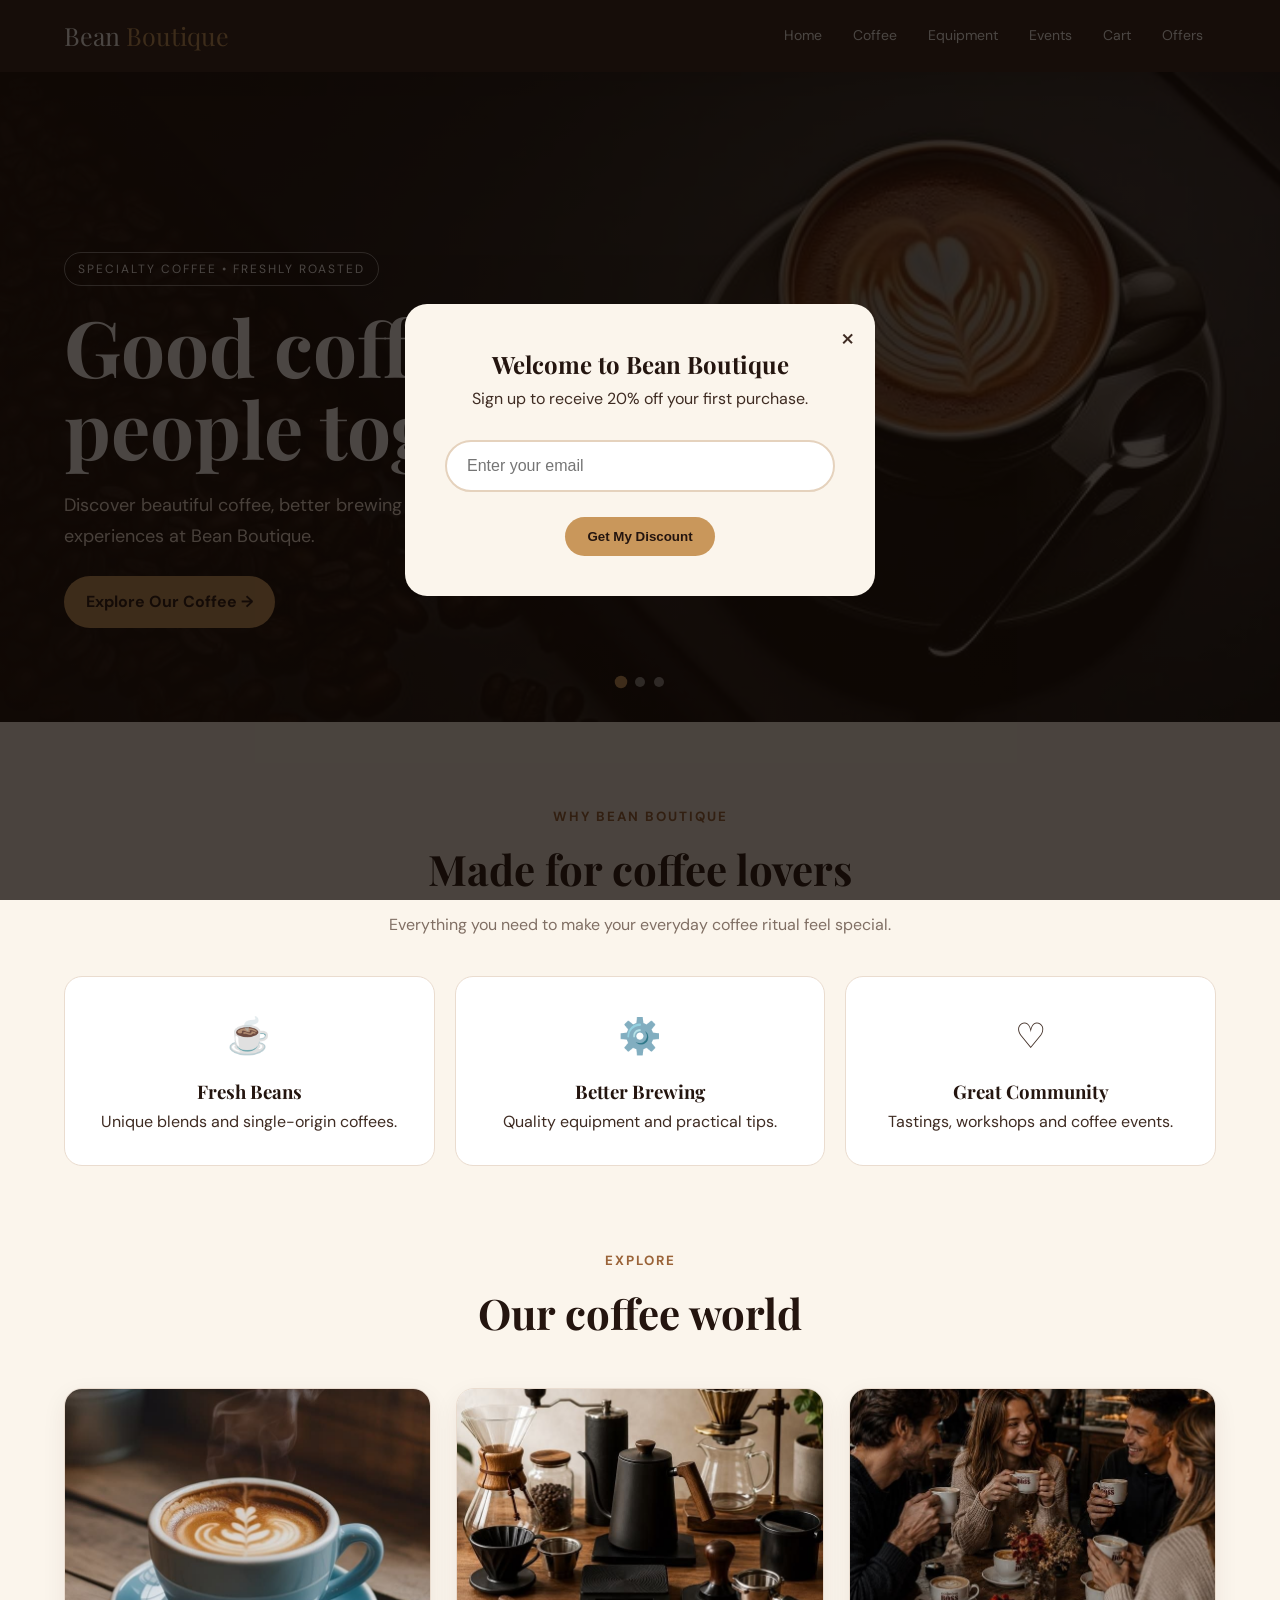
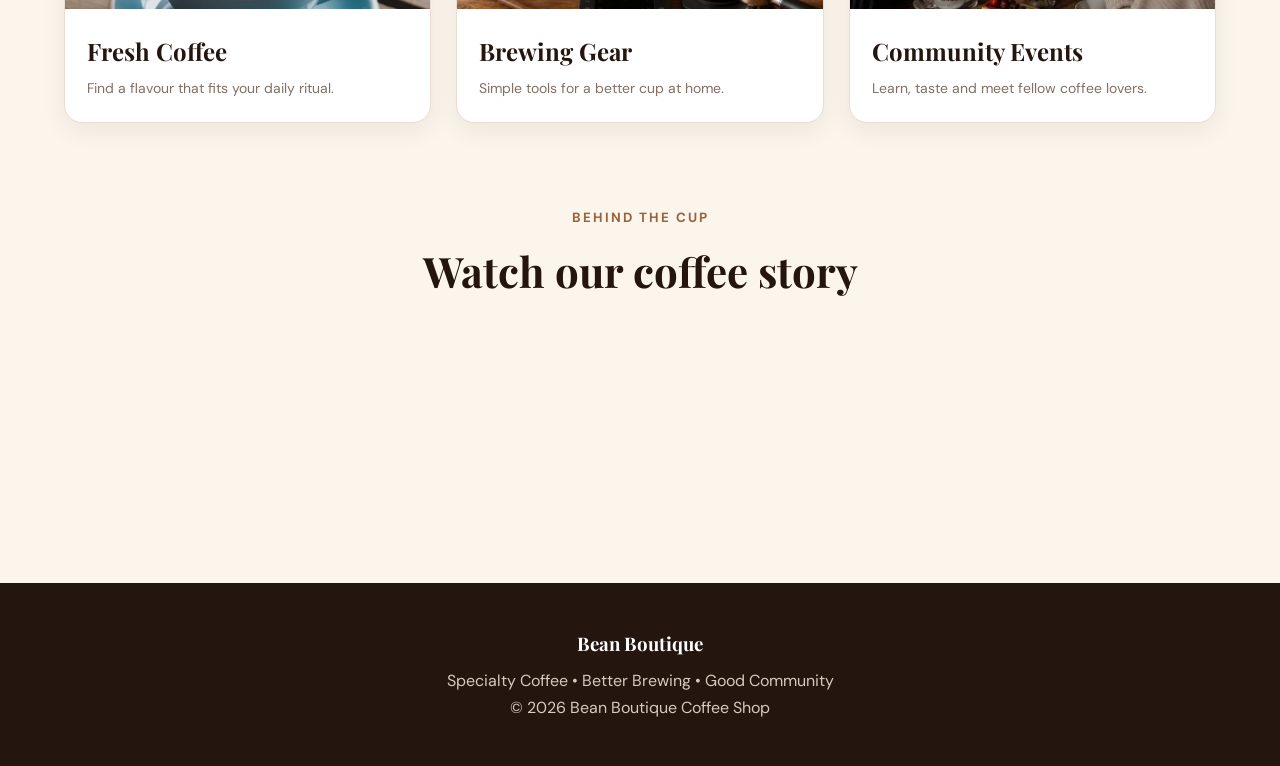
<file: index.html>
<!DOCTYPE html>
<html lang="en">
<head>
    <meta charset="UTF-8">
    <meta
        name="viewport"
        content="width=device-width, initial-scale=1.0"
    >
    <meta
        name="description"
        content="Bean Boutique Coffee Shop"
    >
    <title>Bean Boutique</title>
    <link rel="icon" type="image/png" href="images/logo.png">
    <link rel="stylesheet" href="css/style.css">
</head>
<body>
<header>
    <div class="navbar">
        <div class="logo">
            Bean <span>Boutique</span>
        </div>
        <nav class="nav-links">
            <a href="index.html">Home</a>
            <a href="coffee.html">Coffee</a>
            <a href="equipment.html">Equipment</a>
            <a href="events.html">Events</a>
            <a href="cart.html">Cart</a>
            <a href="offers.html">Offers</a>
        </nav>
    </div>
</header>
<main>
<section class="hero">
    <div class="slide slide-one active">
    </div>
    <div class="slide slide-two">
    </div>
    <div class="slide slide-three">
    </div>
    <div class="hero-content">
        <span>SPECIALTY COFFEE • FRESHLY ROASTED</span>
        <h1>
            Good coffee brings people together.
        </h1>
        <p>
            Discover beautiful coffee, better brewing equipment
            and memorable experiences at Bean Boutique.
        </p>
        <a class="button" href="coffee.html">
            Explore Our Coffee →
        </a>
    </div>
    <div class="slider-buttons">
        <button class="dot active" onclick="showSlide(1)"></button>
        <button class="dot" onclick="showSlide(2)"></button>
        <button class="dot" onclick="showSlide(3)"></button>
    </div>
</section>
<div class="container">
    <div class="section-title">
        <small>WHY BEAN BOUTIQUE</small>
        <h2>Made for coffee lovers</h2>
        <p>
            Everything you need to make your everyday coffee
            ritual feel special.
        </p>
    </div>
    <div class="features">
        <div class="feature">
            <div class="feature-icon">☕</div>
            <h3>Fresh Beans</h3>
            <p>
                Unique blends and single-origin coffees.
            </p>
        </div>
        <div class="feature">
            <div class="feature-icon">⚙️</div>
            <h3>Better Brewing</h3>
            <p>
                Quality equipment and practical tips.
            </p>
        </div>
        <div class="feature">
            <div class="feature-icon">♡</div>
            <h3>Great Community</h3>
            <p>
                Tastings, workshops and coffee events.
            </p>
        </div>
    </div>
</div>
<div class="container">
    <div class="section-title">
        <small>EXPLORE</small>
        <h2>Our coffee world</h2>
    </div>
    <div class="grid">
        <div class="card">
            <img src="images/4.jpg" alt="Coffee beans">
            <div class="card-content">
                <h3>Fresh Coffee</h3>
                <p>
                    Find a flavour that fits your daily ritual.
                </p>
            </div>
        </div>
        <div class="card">
            <img src="images/5.jpg" alt="Coffee equipment">
            <div class="card-content">
                <h3>Brewing Gear</h3>
                <p>
                    Simple tools for a better cup at home.
                </p>
            </div>
        </div>
        <div class="card">
            <img src="images/6.jpg" alt="Coffee community">
            <div class="card-content">
                <h3>Community Events</h3>
                <p>
                    Learn, taste and meet fellow coffee lovers.
                </p>
            </div>
        </div>
    </div>
</div>
<div class="container">
    <div class="section-title">
        <small>BEHIND THE CUP</small>
        <h2>Watch our coffee story</h2>
    </div>
    <video autoplay muted loop playsinline>
    <source src="videos/1.mp4" type="video/mp4">
    </video>
</div>
</main>
<div id="offerModal" class="modal">
    <div class="modal-box">
        <span class="close" onclick="closeOffer()">×</span>
        <h2>Welcome to Bean Boutique</h2>
        <p>
            Sign up to receive 20% off your first purchase.
        </p>
        <br>
        <input
            class="search"
            type="email"
            placeholder="Enter your email"
        >
        <button class="button" onclick="closeOffer()">
            Get My Discount
        </button>
    </div>
</div>
<footer>
    <h3>Bean Boutique</h3>
    <p>Specialty Coffee • Better Brewing • Good Community</p>
    <p>© 2026 Bean Boutique Coffee Shop</p>
</footer>
<script src="js/script.js"></script>
</body>
</html>
</file>
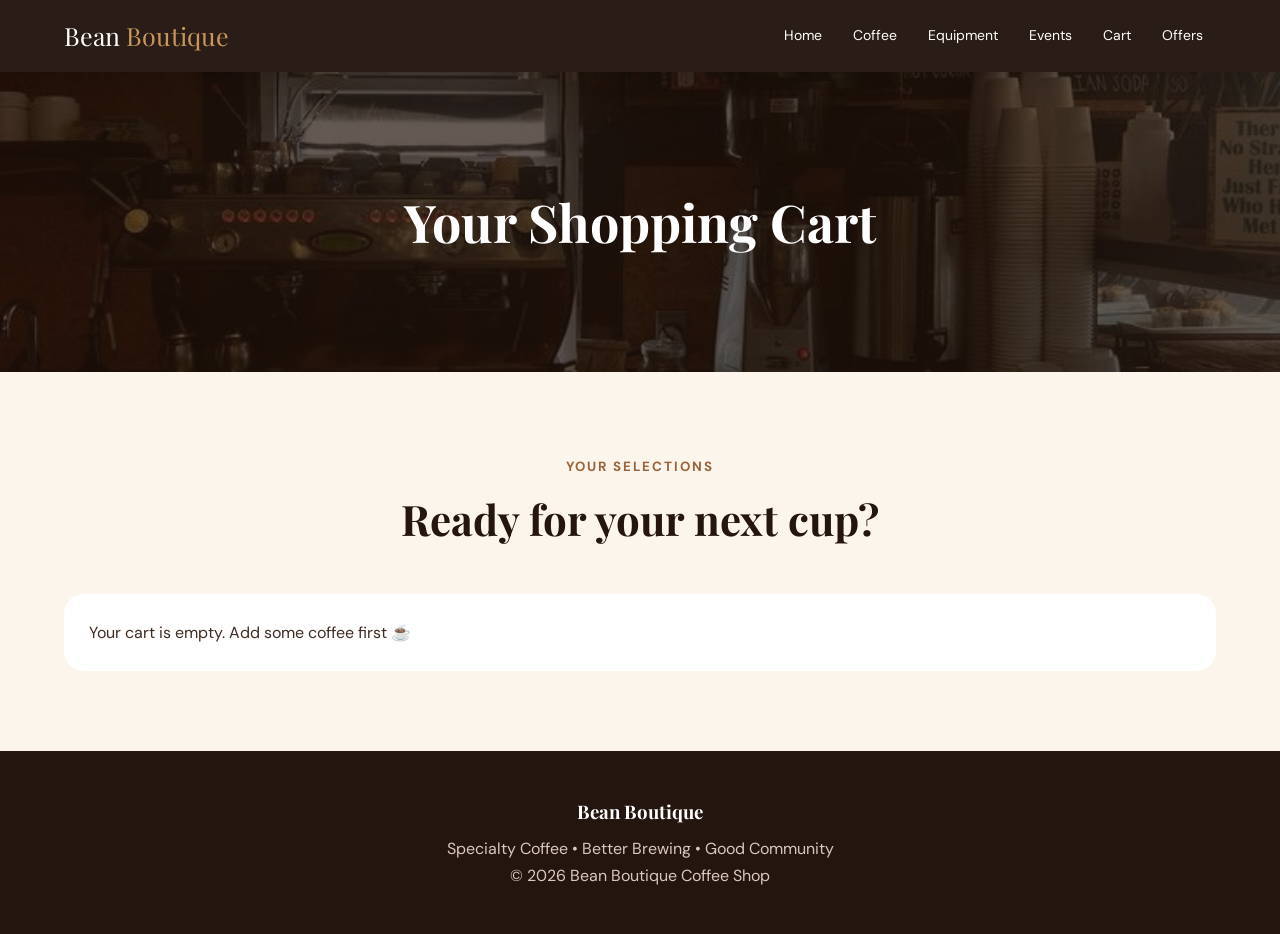
<file: cart.html>
<!DOCTYPE html>
<html lang="en">
<head>
    <meta charset="UTF-8">
    <meta
        name="viewport"
        content="width=device-width, initial-scale=1.0"
    >
    <meta
        name="description"
        content="Bean Boutique Coffee Shop"
    >
    <title>Cart - Bean Boutique</title>
    <link rel="icon" type="image/png" href="images/logo.png">
    <link rel="stylesheet" href="css/style.css">
    
</a>
</head>
<body>
<header>
    <div class="navbar">
        <div class="logo">
            Bean <span>Boutique</span>
        </div>
        <nav class="nav-links">
            <a href="index.html">Home</a>
            <a href="coffee.html">Coffee</a>
            <a href="equipment.html">Equipment</a>
            <a href="events.html">Events</a>
            <a href="cart.html">Cart</a>
            <a href="offers.html">Offers</a>
        </nav>
    </div>
</header>
<main>
<div class="page-banner">
    <h1>Your Shopping Cart</h1>
</div>
<div class="container">
    <div class="section-title">
        <small>YOUR SELECTIONS</small>
        <h2>Ready for your next cup?</h2>
    </div>
    <div id="cartBox" class="cart-box">
    </div>
</div>
</main>
<footer>
    <h3>Bean Boutique</h3>
    <p>Specialty Coffee • Better Brewing • Good Community</p>
    <p>© 2026 Bean Boutique Coffee Shop</p>
</footer>
<script src="js/script.js"></script>
</body>
</html>
</file>
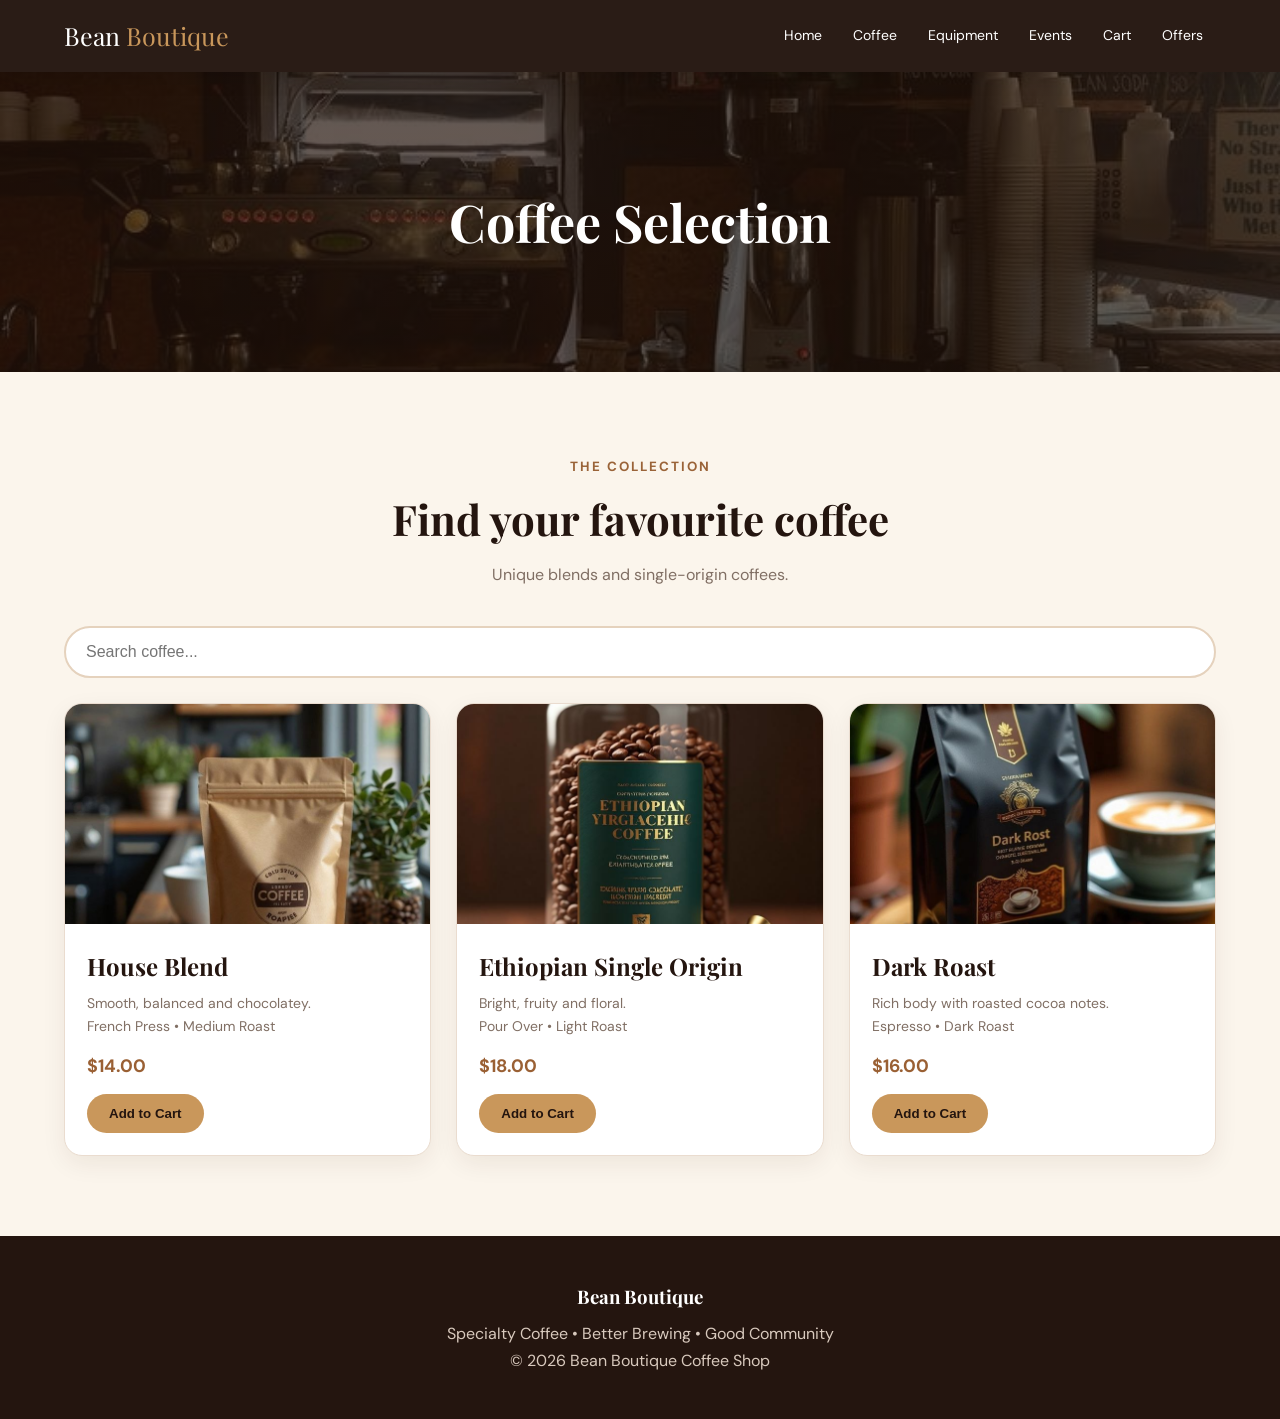
<file: coffee.html>
<!DOCTYPE html>
<html lang="en">
<head>
    <meta charset="UTF-8">
    <meta
        name="viewport"
        content="width=device-width, initial-scale=1.0"
    >
    <meta
        name="description"
        content="Bean Boutique Coffee Shop"
    >
    <title>Coffee - Bean Boutique</title>
    <link rel="icon" type="image/png" href="images/logo.png">
    <link rel="stylesheet" href="css/style.css">
</a>
</head>
<body>
<header>
    <div class="navbar">
        <div class="logo">
            Bean <span>Boutique</span>
        </div>
        <nav class="nav-links">
            <a href="index.html">Home</a>
            <a href="coffee.html">Coffee</a>
            <a href="equipment.html">Equipment</a>
            <a href="events.html">Events</a>
            <a href="cart.html">Cart</a>
            <a href="offers.html">Offers</a>
        </nav>
    </div>
</header>
<main>
<div class="page-banner">
    <h1>Coffee Selection</h1>
</div>
<div class="container">
    <div class="section-title">
        <small>THE COLLECTION</small>
        <h2>Find your favourite coffee</h2>
        <p>
            Unique blends and single-origin coffees.
        </p>
    </div>
    <input
        id="searchText"
        class="search"
        onkeyup="searchProducts()"
        placeholder="Search coffee..."
    >
    <div class="grid">

        <div class="card productCard">
            <img src="images/8.jpg" alt="House Blend">

            <div class="card-content">
                <h3>House Blend</h3>
                <p>
                    Smooth, balanced and chocolatey.
                </p>
                <p>
                    French Press • Medium Roast
                </p>
                <p class="price">$14.00</p>
                <button
                    class="button"
                    onclick="addToCart('House Blend', 14)"
                >
                    Add to Cart
                </button>
            </div>
        </div>
        <div class="card productCard">
            <img src="images/9.jpg" alt="Ethiopian Coffee">
            <div class="card-content">
                <h3>Ethiopian Single Origin</h3>
                <p>
                    Bright, fruity and floral.
                </p>
                <p>
                    Pour Over • Light Roast
                </p>
                <p class="price">$18.00</p>
                <button
                    class="button"
                    onclick="addToCart('Ethiopian Single Origin', 18)"
                >
                    Add to Cart
                </button>
            </div>
        </div>
        <div class="card productCard">
            <img src="images/10.jpg" alt="Dark Roast">
            <div class="card-content">
                <h3>Dark Roast</h3>
                <p>
                    Rich body with roasted cocoa notes.
                </p>
                <p>
                    Espresso • Dark Roast
                </p>
                <p class="price">$16.00</p>
                <button
                    class="button"
                    onclick="addToCart('Dark Roast', 16)"
                >
                    Add to Cart
                </button>
            </div>
        </div>
    </div>
</div>
</main>
<footer>
    <h3>Bean Boutique</h3>
    <p>Specialty Coffee • Better Brewing • Good Community</p>
    <p>© 2026 Bean Boutique Coffee Shop</p>
</footer>
<script src="js/script.js"></script>
</body>
</html>
</file>
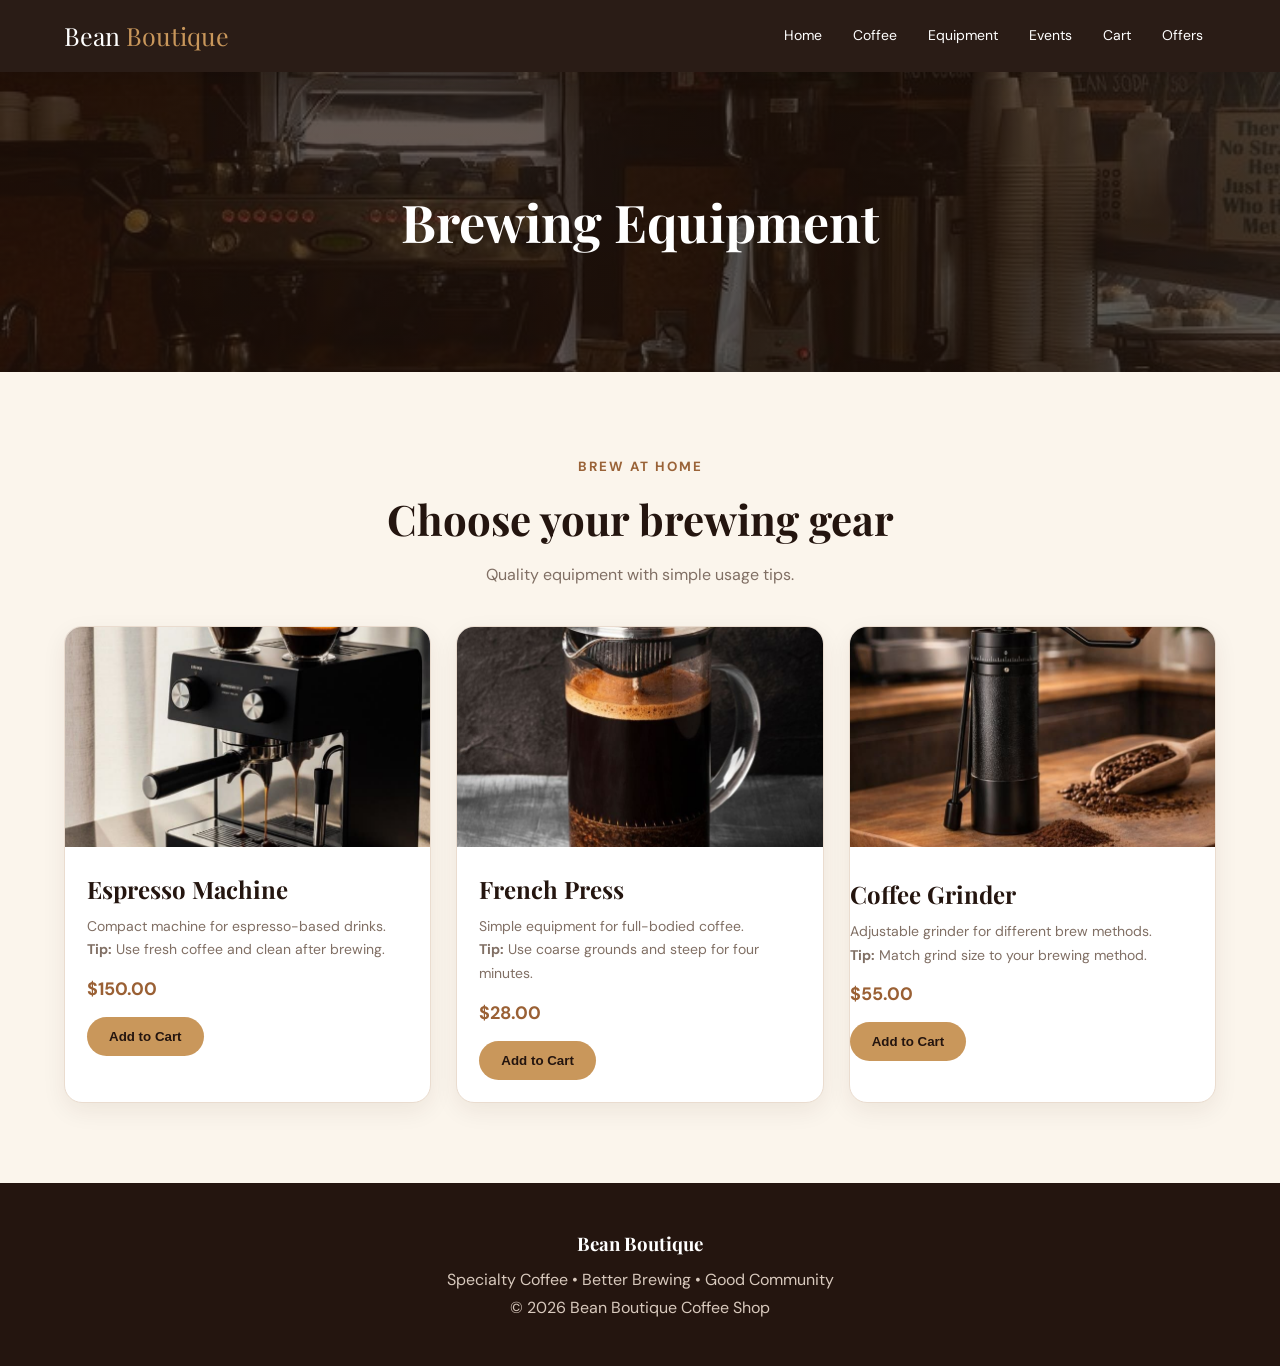
<file: equipment.html>
<!DOCTYPE html>
<html lang="en">
<head>
    <meta charset="UTF-8">
    <meta
        name="viewport"
        content="width=device-width, initial-scale=1.0"
    >
    <meta
        name="description"
        content="Bean Boutique Coffee Shop"
    >
    <title>Equipment - Bean Boutique</title>
    <link rel="icon" type="image/png" href="images/logo.png">
    <link rel="stylesheet" href="css/style.css">
</a>
</head>
<body>
<header>
    <div class="navbar">
        <div class="logo">
            Bean <span>Boutique</span>
        </div>
        <nav class="nav-links">
            <a href="index.html">Home</a>
            <a href="coffee.html">Coffee</a>
            <a href="equipment.html">Equipment</a>
            <a href="events.html">Events</a>
            <a href="cart.html">Cart</a>
            <a href="offers.html">Offers</a>
        </nav>
    </div>
</header>
<main>
<div class="page-banner">
    <h1>Brewing Equipment</h1>
</div>
<div class="container">
    <div class="section-title">
        <small>BREW AT HOME</small>
        <h2>Choose your brewing gear</h2>
        <p>
            Quality equipment with simple usage tips.
        </p>
    </div>
    <div class="grid">
        <div class="card">
            <img src="images/11.jpg" alt="Espresso Machine">
            <div class="card-content">
                <h3>Espresso Machine</h3>
                <p>
                    Compact machine for espresso-based drinks.
                </p>
                <p>
                    <b>Tip:</b> Use fresh coffee and clean after brewing.
                </p>
                <p class="price">$150.00</p>
                <button
                    class="button"
                    onclick="addToCart('Espresso Machine', 150)"
                >
                    Add to Cart
                </button>
            </div>
        </div>
        <div class="card">
            <img src="images/12.jpg" alt="French Press">
            <div class="card-content">
                <h3>French Press</h3>
                <p>
                    Simple equipment for full-bodied coffee.
                </p>
                <p>
                    <b>Tip:</b> Use coarse grounds and steep for four minutes.
                </p>
                <p class="price">$28.00</p>
                <button
                    class="button"
                    onclick="addToCart('French Press', 28)"
                >
                    Add to Cart
                </button>
            </div>
        </div>
        <div class="card">
            <img src="images/13.jpg" alt="Coffee Grinder">
            <iv class="card-content">
                <h3>Coffee Grinder</h3>
                <p>
                    Adjustable grinder for different brew methods.
                </p>
                <p>
                    <b>Tip:</b> Match grind size to your brewing method.
                </p>
                <p class="price">$55.00</p>
                <button
                    class="button"
                    onclick="addToCart('Coffee Grinder', 55)"
                >
                    Add to Cart
                </button>
            </iv>
        </div>
    </div>
</div>
</main>
<footer>
    <h3>Bean Boutique</h3>
    <p>Specialty Coffee • Better Brewing • Good Community</p>
    <p>© 2026 Bean Boutique Coffee Shop</p>
</footer>
<script src="js/script.js"></script>
</body>
</html>
</file>
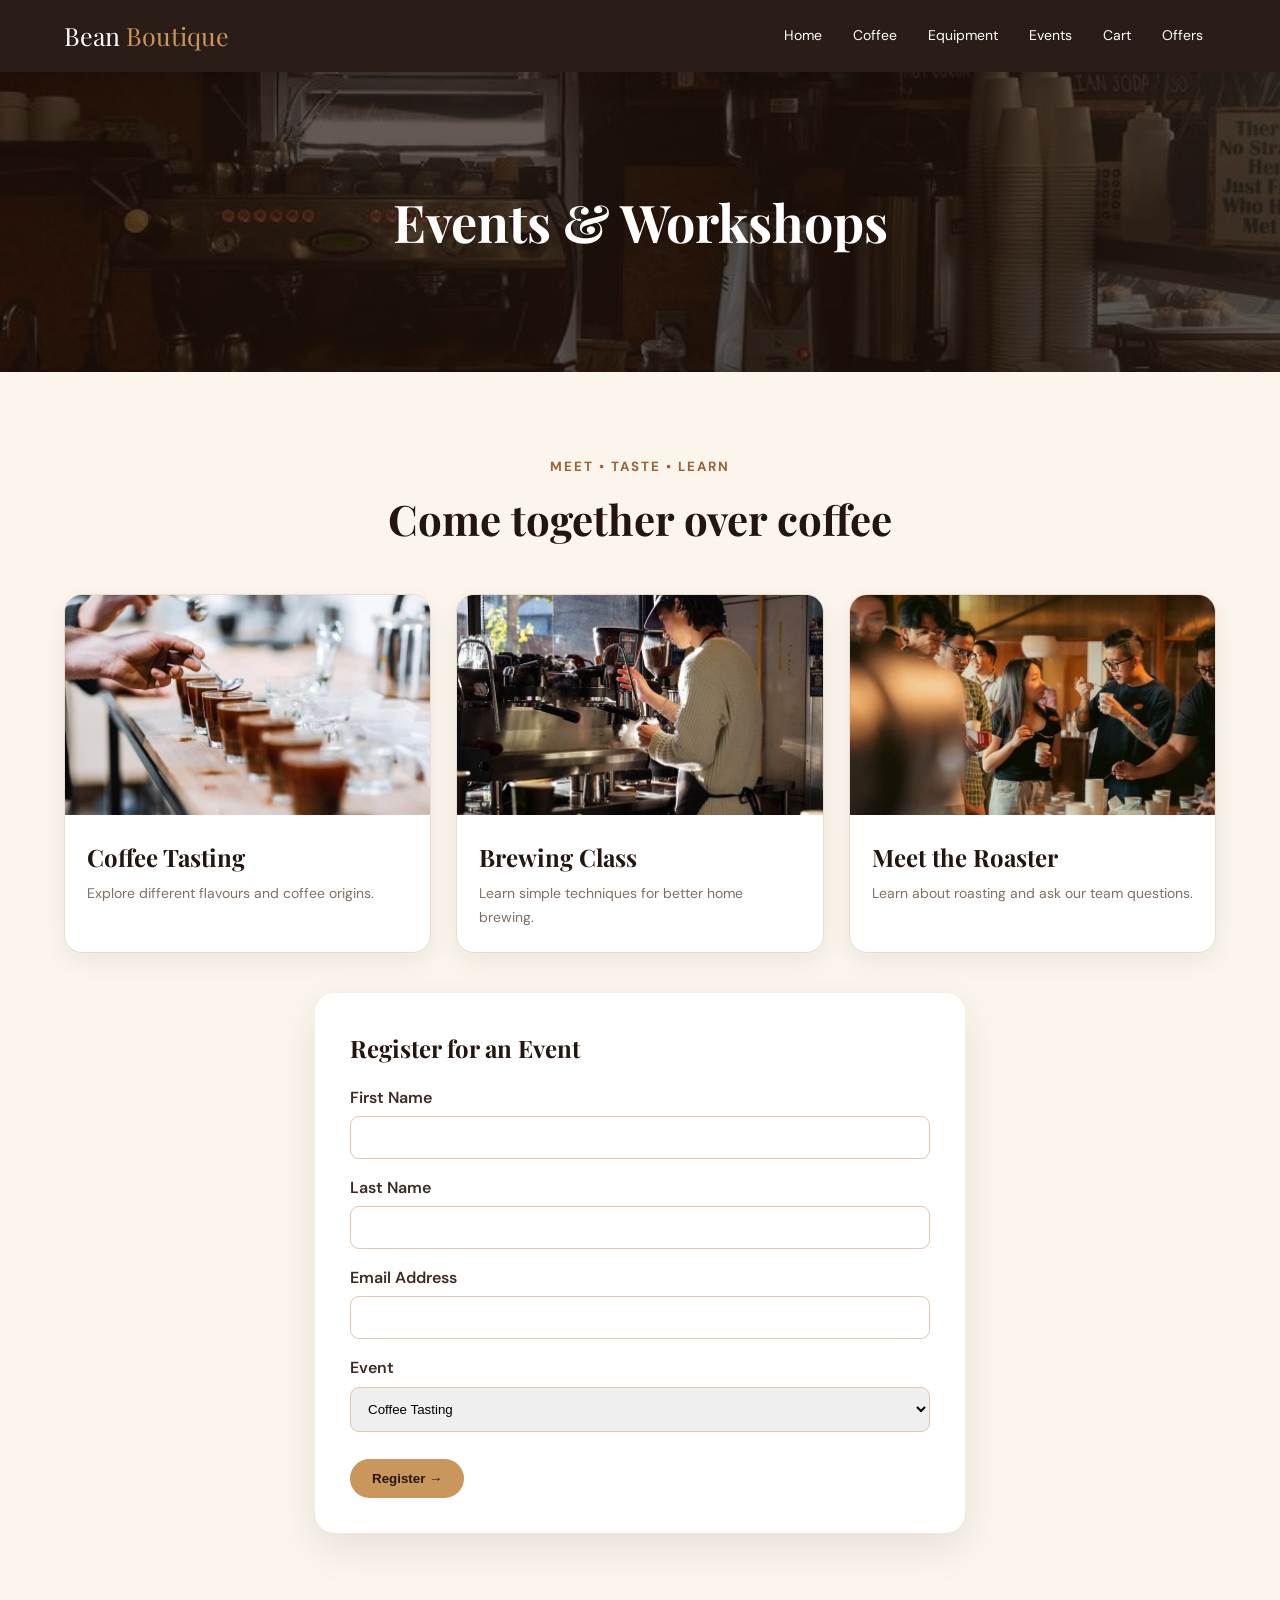
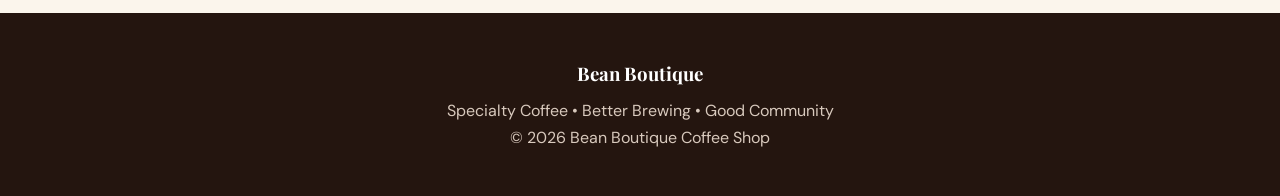
<file: events.html>
<!DOCTYPE html>
<html lang="en">
<head>
    <meta charset="UTF-8">
    <meta
        name="viewport"
        content="width=device-width, initial-scale=1.0"
    >
    <meta
        name="description"
        content="Bean Boutique Coffee Shop"
    >
    <title>Events - Bean Boutique</title>
    <link rel="icon" type="image/png" href="images/logo.png">
    <link rel="stylesheet" href="css/style.css">
</head>
<body>
<header>
    <div class="navbar">
        <div class="logo">
            Bean <span>Boutique</span>
        </div>
        <nav class="nav-links">
            <a href="index.html">Home</a>
            <a href="coffee.html">Coffee</a>
            <a href="equipment.html">Equipment</a>
            <a href="events.html">Events</a>
            <a href="cart.html">Cart</a>
            <a href="offers.html">Offers</a>
        </nav>
    </div>
</header>
<main>
<div class="page-banner">
    <h1>Events & Workshops</h1>
</div>
<div class="container">
    <div class="section-title">
        <small>MEET • TASTE • LEARN</small>
        <h2>Come together over coffee</h2>
    </div>
    <div class="grid">
        <div class="card">
            <img src="images/17.jpg" alt="Coffee tasting">
            <div class="card-content">
                <h3>Coffee Tasting</h3>
                <p>
                    Explore different flavours and coffee origins.
                </p>
            </div>
        </div>
        <div class="card">
            <img src="images/15.jpg" alt="Brewing workshop">
            <div class="card-content">
                <h3>Brewing Class</h3>
                <p>
                    Learn simple techniques for better home brewing.
                </p>
            </div>
        </div>
        <div class="card">
            <img src="images/16.jpg" alt="Meet the roaster">

            <div class="card-content">
                <h3>Meet the Roaster</h3>
                <p>
                    Learn about roasting and ask our team questions.
                </p>
            </div>
        </div>
    </div>
    <div class="form">
        <h2>Register for an Event</h2>
        <form
            action="mailto:beanboutique@example.com"
            method="post"
            enctype="text/plain"
        >
            <label>First Name</label>
            <input type="text" name="firstName" required>
            <label>Last Name</label>
            <input type="text" name="lastName" required>
            <label>Email Address</label>
            <input type="email" name="email" required>
            <label>Event</label>
            <select name="eventName">
                <option>Coffee Tasting</option>
                <option>Brewing Class</option>
                <option>Meet the Roaster</option>
            </select>
            <br><br>
            <button class="button" type="submit">
                Register →
            </button>
        </form>
    </div>
</div>
</main>
<footer>
    <h3>Bean Boutique</h3>
    <p>Specialty Coffee • Better Brewing • Good Community</p>
    <p>© 2026 Bean Boutique Coffee Shop</p>
</footer>
<script src="js/script.js"></script>
</body>
</html>
</file>
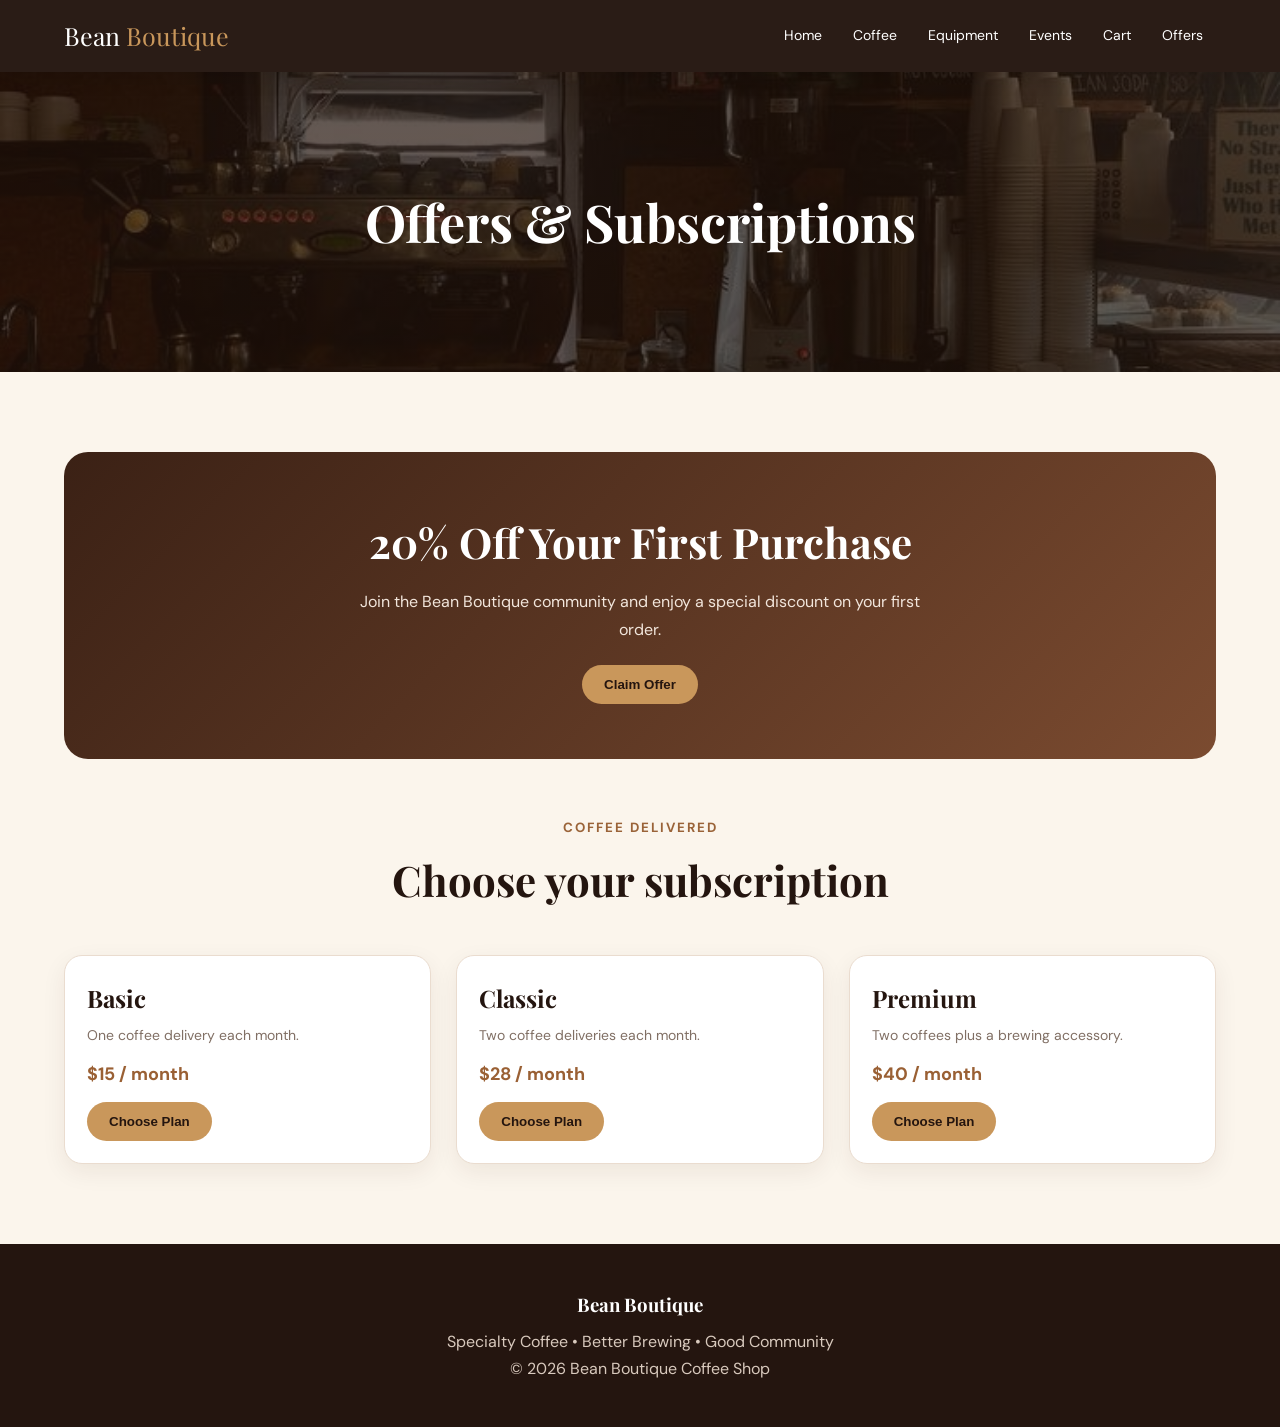
<file: offers.html>
<!DOCTYPE html>
<html lang="en">
<head>
    <meta charset="UTF-8">
    <meta
        name="viewport"
        content="width=device-width, initial-scale=1.0"
    >
    <meta
        name="description"
        content="Bean Boutique Coffee Shop"
    >
    <title>Offers - Bean Boutique</title>
    <link rel="stylesheet" href="css/style.css">
</head>
<body>
<header>
    <div class="navbar">
        <div class="logo">
            Bean <span>Boutique</span>
        </div>
        <nav class="nav-links">
            <a href="index.html">Home</a>
            <a href="coffee.html">Coffee</a>
            <a href="equipment.html">Equipment</a>
            <a href="events.html">Events</a>
            <a href="cart.html">Cart</a>
            <a href="offers.html">Offers</a>
        </nav>
    </div>
</header>
<main>
<div class="page-banner">
    <h1>Offers & Subscriptions</h1>
</div>
<div class="container">
    <div class="offer">
        <h2>20% Off Your First Purchase</h2>
        <p>
            Join the Bean Boutique community and enjoy a special
            discount on your first order.
        </p>
        <button class="button" onclick="openOffer()">
            Claim Offer
        </button>
    </div>
    <br><br>
    <div class="section-title">
        <small>COFFEE DELIVERED</small>
        <h2>Choose your subscription</h2>
    </div>
    <div class="grid">
        <div class="card">
            <div class="card-content">
                <h3>Basic</h3>
                <p>
                    One coffee delivery each month.
                </p>
                <p class="price">$15 / month</p>
                <button class="button">
                    Choose Plan
                </button>
            </div>
        </div>
        <div class="card">
            <div class="card-content">
                <h3>Classic</h3>
                <p>
                    Two coffee deliveries each month.
                </p>
                <p class="price">$28 / month</p>
                <button class="button">
                    Choose Plan
                </button>
            </div>
        </div>
        <div class="card">
            <div class="card-content">
                <h3>Premium</h3>
                <p>
                    Two coffees plus a brewing accessory.
                </p>
                <p class="price">$40 / month</p>
                <button class="button">
                    Choose Plan
                </button>
            </div>
        </div>
    </div>
</div>
</main>
<div id="offerModal" class="modal">
    <div class="modal-box">
        <span class="close" onclick="closeOffer()">×</span>
        <h2>Welcome to Bean Boutique</h2>
        <p>
            Sign up to receive 20% off your first purchase.
        </p>
        <br>
        <input
            class="search"
            type="email"
            placeholder="Enter your email"
        >
        <button class="button" onclick="closeOffer()">
            Get My Discount
        </button>
    </div>
</div>
<footer>
    <h3>Bean Boutique</h3>
    <p>Specialty Coffee • Better Brewing • Good Community</p>
    <p>© 2026 Bean Boutique Coffee Shop</p>
</footer>
<script src="js/script.js"></script>
</body>
</html>
</file>
<file: css/style.css>
@import url('https://fonts.googleapis.com/css2?family=DM+Sans:wght@400;500;600;700&family=Playfair+Display:wght@600;700&display=swap');

:root {
    --dark: #24150f;
    --brown: #5a3524;
    --gold: #c9975b;
    --cream: #fbf5ec;
    --white: #ffffff;
    --text: #3e2b22;
    --muted: #806f64;
}

* {
    box-sizing: border-box;
    margin: 0;
    padding: 0;
}

html {
    scroll-behavior: smooth;
}

body {
    font-family: 'DM Sans', Arial, sans-serif;
    background: var(--cream);
    color: var(--text);
    line-height: 1.7;
}

h1, h2, h3 {
    font-family: 'Playfair Display', Georgia, serif;
    color: var(--dark);
}

img {
    max-width: 100%;
    display: block;
}

.container {
    width: 90%;
    max-width: 1180px;
    margin: 80px auto;
}

header {
    background: rgba(36, 21, 15, 0.97);
    position: sticky;
    top: 0;
    z-index: 100;
    box-shadow: 0 4px 20px rgba(0,0,0,0.15);
}

.navbar {
    width: 90%;
    max-width: 1180px;
    margin: auto;
    min-height: 72px;
    display: flex;
    align-items: center;
    justify-content: space-between;
    gap: 25px;
}

.logo {
    color: white;
    font-family: 'Playfair Display', serif;
    font-size: 25px;
    white-space: nowrap;
}

.logo span {
    color: var(--gold);
}

.nav-links {
    display: flex;
    flex-wrap: wrap;
    gap: 5px;
}

.nav-links a {
    color: white;
    text-decoration: none;
    padding: 9px 13px;
    border-radius: 30px;
    font-size: 14px;
    transition: 0.3s;
}

.nav-links a:hover,
.nav-links a.active {
    background: var(--gold);
    color: var(--dark);
}

.hero {
    min-height: 650px;
    position: relative;
    overflow: hidden;
    color: white;
}

.slide {
    position: absolute;
    inset: 0;
    opacity: 0;
    transition: opacity 0.8s ease;
    background-position: center;
    background-size: cover;
}

.slide.active {
    opacity: 1;
}

.slide::after {
    content: "";
    position: absolute;
    inset: 0;
    background: linear-gradient(90deg, rgba(20,10,6,0.85), rgba(20,10,6,0.25));
}

.slide-one {
    background-image: url("../images/1.jpg");
}

.slide-two {
    background-image: url("../images/2.jpg");
}

.slide-three {
    background-image: url("../images/3.jpg");
}

.hero-content {
    position: relative;
    z-index: 2;
    width: 90%;
    max-width: 1180px;
    margin: auto;
    padding-top: 180px;
}

.hero-content span {
    display: inline-block;
    border: 1px solid rgba(255,255,255,0.5);
    border-radius: 30px;
    padding: 6px 13px;
    font-size: 12px;
    letter-spacing: 2px;
}

.hero-content h1 {
    color: white;
    font-size: clamp(48px, 7vw, 78px);
    line-height: 1.05;
    max-width: 700px;
    margin: 20px 0;
}

.hero-content p {
    max-width: 570px;
    font-size: 18px;
    color: #f5e9dd;
    margin-bottom: 25px;
}

.button {
    display: inline-block;
    background: var(--gold);
    color: var(--dark);
    border: none;
    border-radius: 30px;
    padding: 12px 22px;
    font-weight: 700;
    cursor: pointer;
    text-decoration: none;
    transition: 0.3s;
}

.button:hover {
    transform: translateY(-3px);
    background: #e0b57b;
}

.button.dark {
    background: var(--brown);
    color: white;
}

.slider-buttons {
    position: absolute;
    z-index: 3;
    bottom: 35px;
    left: 50%;
    transform: translateX(-50%);
    display: flex;
    gap: 9px;
}

.dot {
    width: 10px;
    height: 10px;
    border: 0;
    border-radius: 50%;
    background: #ffffff88;
    cursor: pointer;
}

.dot.active {
    background: var(--gold);
    transform: scale(1.25);
}

.section-title {
    text-align: center;
    margin-bottom: 38px;
}

.section-title small {
    color: #9a6338;
    letter-spacing: 2px;
    font-weight: 700;
}

.section-title h2 {
    font-size: 42px;
    margin: 5px 0;
}

.section-title p {
    max-width: 650px;
    margin: auto;
    color: var(--muted);
}

.features {
    display: grid;
    grid-template-columns: repeat(3, 1fr);
    gap: 20px;
}

.feature {
    background: white;
    padding: 30px;
    text-align: center;
    border-radius: 18px;
    border: 1px solid #eadccf;
    transition: 0.3s;
}

.feature:hover {
    transform: translateY(-6px);
    box-shadow: 0 15px 30px rgba(60,35,20,0.1);
}

.feature-icon {
    font-size: 35px;
    margin-bottom: 10px;
}

.grid {
    display: grid;
    grid-template-columns: repeat(3, 1fr);
    gap: 25px;
}

.card {
    background: white;
    border-radius: 18px;
    overflow: hidden;
    border: 1px solid #eadccf;
    box-shadow: 0 8px 25px rgba(60,35,20,0.07);
    transition: 0.35s;
}

.card:hover {
    transform: translateY(-7px);
    box-shadow: 0 18px 35px rgba(60,35,20,0.14);
}

.card img {
    width: 100%;
    height: 220px;
    object-fit: cover;
}

.card-content {
    padding: 22px;
}

.card h3 {
    font-size: 24px;
    margin-bottom: 5px;
}

.card p {
    color: var(--muted);
    font-size: 14px;
}

.price {
    color: #9a6034 !important;
    font-size: 18px !important;
    font-weight: 700;
    margin: 12px 0;
}

.page-banner {
    min-height: 300px;
    background: linear-gradient(rgba(35,18,10,0.7), rgba(35,18,10,0.7)), url("../images/14.jpg") center/cover;
    display: flex;
    align-items: center;
    justify-content: center;
    text-align: center;
}

.page-banner h1 {
    color: white;
    font-size: 52px;
}

.search {
    width: 100%;
    padding: 15px 20px;
    border: 2px solid #e5d2bd;
    border-radius: 40px;
    outline: none;
    background: white;
    font-size: 16px;
    margin-bottom: 25px;
}

.search:focus {
    border-color: var(--gold);
    box-shadow: 0 0 0 5px rgba(201,151,91,0.15);
}

.form {
    max-width: 650px;
    margin: 40px auto;
    background: white;
    padding: 35px;
    border-radius: 20px;
    box-shadow: 0 15px 40px rgba(60,35,20,0.1);
}

.form label {
    display: block;
    margin-top: 15px;
    font-weight: 600;
}

.form input,
.form select {
    width: 100%;
    padding: 13px;
    border: 1px solid #ddc8b1;
    border-radius: 9px;
    margin-top: 5px;
}

.cart-box {
    background: white;
    padding: 25px;
    border-radius: 20px;
}

.cart-row {
    display: flex;
    justify-content: space-between;
    align-items: center;
    padding: 17px 0;
    border-bottom: 1px solid #eadfd5;
}

.offer {
    background: linear-gradient(135deg, #3b2115, #7b4b30);
    color: white;
    text-align: center;
    padding: 55px 25px;
    border-radius: 24px;
}

.offer h2 {
    color: white;
    font-size: 42px;
}

.offer p {
    color: #f2e6dc;
    max-width: 600px;
    margin: 10px auto 22px;
}

.video {
    width: 100%;
    max-width: 1080px;
    margin: auto;
    border-radius: 18px;
    ;
}

footer {
    background: var(--dark);
    color: #d8c9bd;
    text-align: center;
    padding: 45px 20px;
    margin-top: 80px;
}

footer h3 {
    color: white;
    margin-bottom: 7px;
}

.modal {
    display: none;
    position: fixed;
    inset: 0;
    z-index: 200;
    background: rgba(15,8,5,0.75);
    align-items: center;
    justify-content: center;
    padding: 20px;
}

.modal-box {
    max-width: 470px;
    width: 100%;
    background: var(--cream);
    padding: 40px;
    border-radius: 22px;
    text-align: center;
    position: relative;
}

.close {
    position: absolute;
    right: 20px;
    top: 10px;
    font-size: 28px;
    cursor: pointer;
}

@media (max-width: 850px) {
    .navbar {
        flex-direction: column;
        padding: 15px 0;
    }

    .features,
    .grid {
        grid-template-columns: repeat(2, 1fr);
    }

    .hero-content {
        padding-top: 150px;
    }
}

@media (max-width: 560px) {
    .features,
    .grid {
        grid-template-columns: 1fr;
    }

    .hero {
        min-height: 560px;
    }

    .hero-content h1 {
        font-size: 45px;
    }

    .section-title h2 {
        font-size: 34px;
    }

    .page-banner h1 {
        font-size: 40px;
    }
}
</file>
